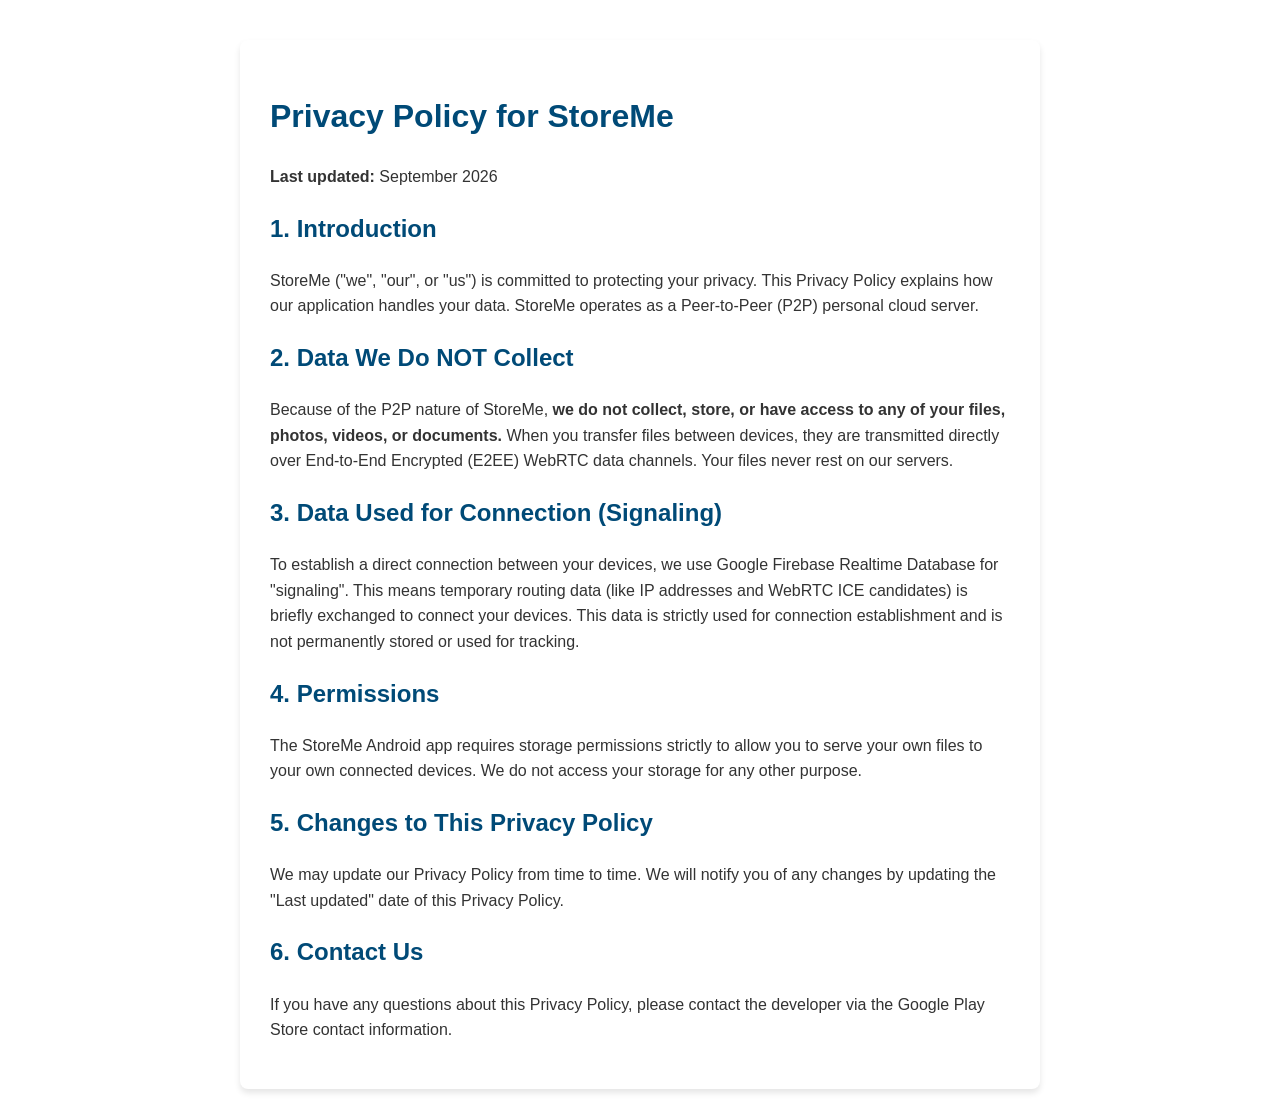
<file: storeme_web/privacy.html>
<!DOCTYPE html>
<html lang="en">
<head>
    <meta charset="UTF-8">
    <meta name="viewport" content="width=device-width, initial-scale=1.0">
    <title>Privacy Policy - StoreMe</title>
    <style>
        body { font-family: -apple-system, BlinkMacSystemFont, "Segoe UI", Roboto, Helvetica, Arial, sans-serif; line-height: 1.6; max-width: 800px; margin: 0 auto; padding: 20px; color: #333; }
        h1, h2 { color: #004A77; }
        .container { background: #fff; padding: 30px; border-radius: 8px; box-shadow: 0 4px 6px rgba(0,0,0,0.1); margin-top: 20px; }
    </style>
</head>
<body>
    <div class="container">
        <h1>Privacy Policy for StoreMe</h1>
        <p><strong>Last updated:</strong> September 2026</p>

        <h2>1. Introduction</h2>
        <p>StoreMe ("we", "our", or "us") is committed to protecting your privacy. This Privacy Policy explains how our application handles your data. StoreMe operates as a Peer-to-Peer (P2P) personal cloud server.</p>

        <h2>2. Data We Do NOT Collect</h2>
        <p>Because of the P2P nature of StoreMe, <strong>we do not collect, store, or have access to any of your files, photos, videos, or documents.</strong> When you transfer files between devices, they are transmitted directly over End-to-End Encrypted (E2EE) WebRTC data channels. Your files never rest on our servers.</p>

        <h2>3. Data Used for Connection (Signaling)</h2>
        <p>To establish a direct connection between your devices, we use Google Firebase Realtime Database for "signaling". This means temporary routing data (like IP addresses and WebRTC ICE candidates) is briefly exchanged to connect your devices. This data is strictly used for connection establishment and is not permanently stored or used for tracking.</p>

        <h2>4. Permissions</h2>
        <p>The StoreMe Android app requires storage permissions strictly to allow you to serve your own files to your own connected devices. We do not access your storage for any other purpose.</p>

        <h2>5. Changes to This Privacy Policy</h2>
        <p>We may update our Privacy Policy from time to time. We will notify you of any changes by updating the "Last updated" date of this Privacy Policy.</p>

        <h2>6. Contact Us</h2>
        <p>If you have any questions about this Privacy Policy, please contact the developer via the Google Play Store contact information.</p>
    </div>
</body>
</html>
</file>
